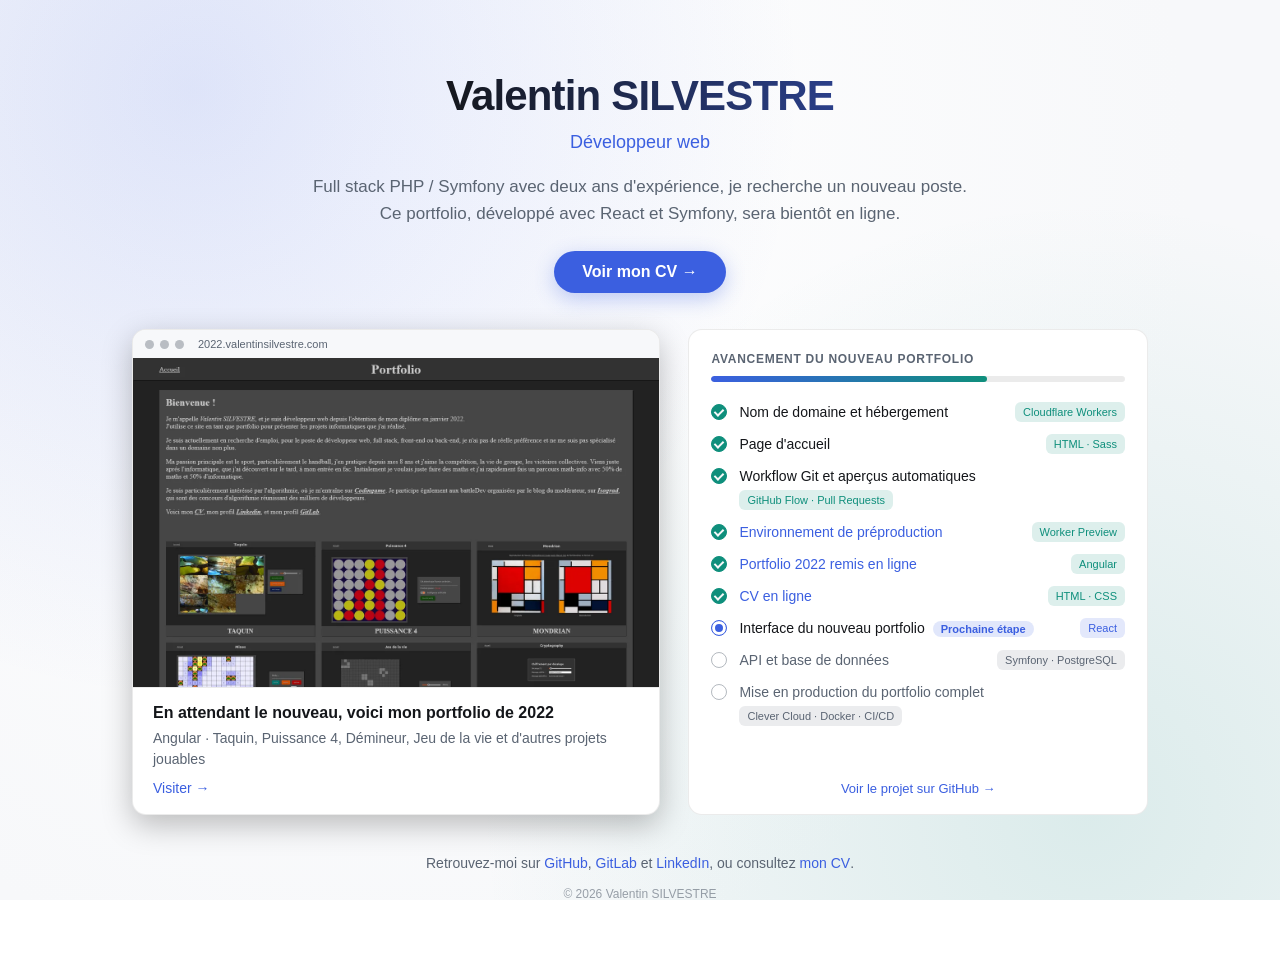
<file: public/index.html>
<!DOCTYPE html>
<html lang="fr">
    <head>
        <meta charset="UTF-8">
        <meta content="width=device-width, initial-scale=1.0" name="viewport">
        <title>Valentin SILVESTRE — Développeur web</title>
        <meta content="Valentin SILVESTRE, développeur web full stack PHP / Symfony. Consultez mon CV, découvrez mon portfolio 2022 et suivez l'avancement de mon nouveau portfolio en React et Symfony."
              name="description">
        <link href="https://valentinsilvestre.com/" rel="canonical">

        <!-- Aperçu lors d'un partage (LinkedIn, Facebook, messageries…) -->
        <meta content="website" property="og:type">
        <meta content="fr_FR" property="og:locale">
        <meta content="Valentin SILVESTRE" property="og:site_name">
        <meta content="https://valentinsilvestre.com/" property="og:url">
        <meta content="Valentin SILVESTRE — Développeur web" property="og:title">
        <meta content="Consultez mon CV, découvrez mon portfolio 2022 et suivez l'avancement de mon nouveau portfolio en React et Symfony."
              property="og:description">
        <meta content="https://valentinsilvestre.com/images/og-image.jpg" property="og:image">
        <meta content="1200" property="og:image:width">
        <meta content="630" property="og:image:height">
        <meta content="Page d'accueil de Valentin SILVESTRE : lien vers le CV, portfolio 2022 et avancement du nouveau portfolio"
              property="og:image:alt">
        <meta content="summary_large_image" name="twitter:card">

        <!-- Couleur de la barre du navigateur sur mobile, selon le thème -->
        <meta content="#0f1115" media="(prefers-color-scheme: dark)" name="theme-color">
        <meta content="#f7f8fa" media="(prefers-color-scheme: light)" name="theme-color">

        <link href="favicon.ico" rel="icon" type="image/x-icon">
        <link href="style.css" rel="stylesheet">

        <!-- Données structurées : présente la personne aux moteurs de recherche (https://schema.org/Person) -->
        <script type="application/ld+json">
            {
                "@context": "https://schema.org",
                "@type": "Person",
                "name": "Valentin SILVESTRE",
                "jobTitle": "Développeur web",
                "url": "https://valentinsilvestre.com/",
                "sameAs": [
                    "https://github.com/ValentinSILVESTRE",
                    "https://gitlab.com/ValentinSILVESTRE",
                    "https://www.linkedin.com/in/valentin-silvestre1/"
                ]
            }
        </script>
    </head>
    <body>
        <div class="card">
            <h1>Valentin SILVESTRE</h1>
            <p class="role">Développeur web</p>
            <p class="subtitle">
                Full stack PHP / Symfony avec deux ans d'expérience, je recherche un nouveau poste.<br>
                Ce portfolio, développé avec React et Symfony, sera bientôt en ligne.
            </p>
            <a class="cta" href="cv/">Voir mon CV →</a>

            <!-- Empilés sur mobile, côte à côte sur grand écran (portfolio 2022 à gauche, avancement à droite) -->
            <div class="panels">
                <a class="showcase" href="https://2022.valentinsilvestre.com">
                    <span class="showcase-frame">
                        <span class="showcase-bar">
                            <span></span><span></span><span></span>
                            <span class="showcase-url">2022.valentinsilvestre.com</span>
                        </span>
                        <img alt="Page d'accueil du portfolio 2022 avec la liste des projets" height="800"
                             src="images/portfolio-2022.webp" width="1280">
                    </span>
                    <span class="showcase-body">
                        <span class="showcase-title">En attendant le nouveau, voici mon portfolio de 2022</span>
                        <span class="showcase-text">
                            Angular · Taquin, Puissance 4, Démineur, Jeu de la vie et d'autres projets jouables
                        </span>
                        <span class="showcase-link">Visiter →</span>
                    </span>
                </a>

                <div class="progress">
                    <p class="progress-title">Avancement du nouveau portfolio</p>
                    <!-- Largeur à mettre à jour selon le nombre d'étapes « done » : 6 sur 9 = 66,7 % -->
                    <div aria-label="Avancement : 6 étapes sur 9" aria-valuemax="9" aria-valuemin="0" aria-valuenow="6"
                         class="progress-bar" role="progressbar">
                        <span style="width: 66.7%"></span>
                    </div>
                    <ul class="progress-list">
                        <li class="done">
                            <span class="step">Nom de domaine et hébergement</span>
                            <span class="tags">Cloudflare Workers</span>
                        </li>
                        <li class="done">
                            <span class="step">Page d'accueil</span>
                            <span class="tags">HTML · Sass</span>
                        </li>
                        <li class="done">
                            <span class="step">Workflow Git et aperçus automatiques</span>
                            <span class="tags">GitHub Flow · Pull Requests</span>
                        </li>
                        <li class="done">
                            <a class="step" href="https://develop-portfolio.valentin-silvestre.workers.dev/"
                               rel="noopener" target="_blank">Environnement de préproduction</a>
                            <span class="tags">Worker Preview</span>
                        </li>
                        <li class="done">
                            <a class="step" href="https://2022.valentinsilvestre.com">Portfolio 2022 remis en ligne</a>
                            <span class="tags">Angular</span>
                        </li>
                        <li class="done">
                            <a class="step" href="cv/">CV en ligne</a>
                            <span class="tags">HTML · CSS</span>
                        </li>
                        <li class="next">
                            <span class="step">Interface du nouveau portfolio</span>
                            <span class="tags">React</span>
                        </li>
                        <li>
                            <span class="step">API et base de données</span>
                            <span class="tags">Symfony · PostgreSQL</span>
                        </li>
                        <li>
                            <span class="step">Mise en production du portfolio complet</span>
                            <span class="tags">Clever Cloud · Docker · CI/CD</span>
                        </li>
                    </ul>
                    <p class="repo-link">
                        <a href="https://github.com/ValentinSILVESTRE/Portfolio" rel="noopener" target="_blank">Voir le
                            projet sur GitHub →</a>
                    </p>
                </div>
            </div>

            <p class="contact">
                Retrouvez-moi sur
                <a href="https://github.com/ValentinSILVESTRE/" rel="noopener" target="_blank">GitHub</a>,
                <a href="https://gitlab.com/ValentinSILVESTRE" rel="noopener" target="_blank">GitLab</a>
                et
                <a href="https://www.linkedin.com/in/valentin-silvestre1/" rel="noopener" target="_blank">LinkedIn</a>,
                ou consultez <a href="cv/">mon CV</a>.
            </p>

            <footer>© 2026 Valentin SILVESTRE</footer>
        </div>
    </body>
</html>
</file>
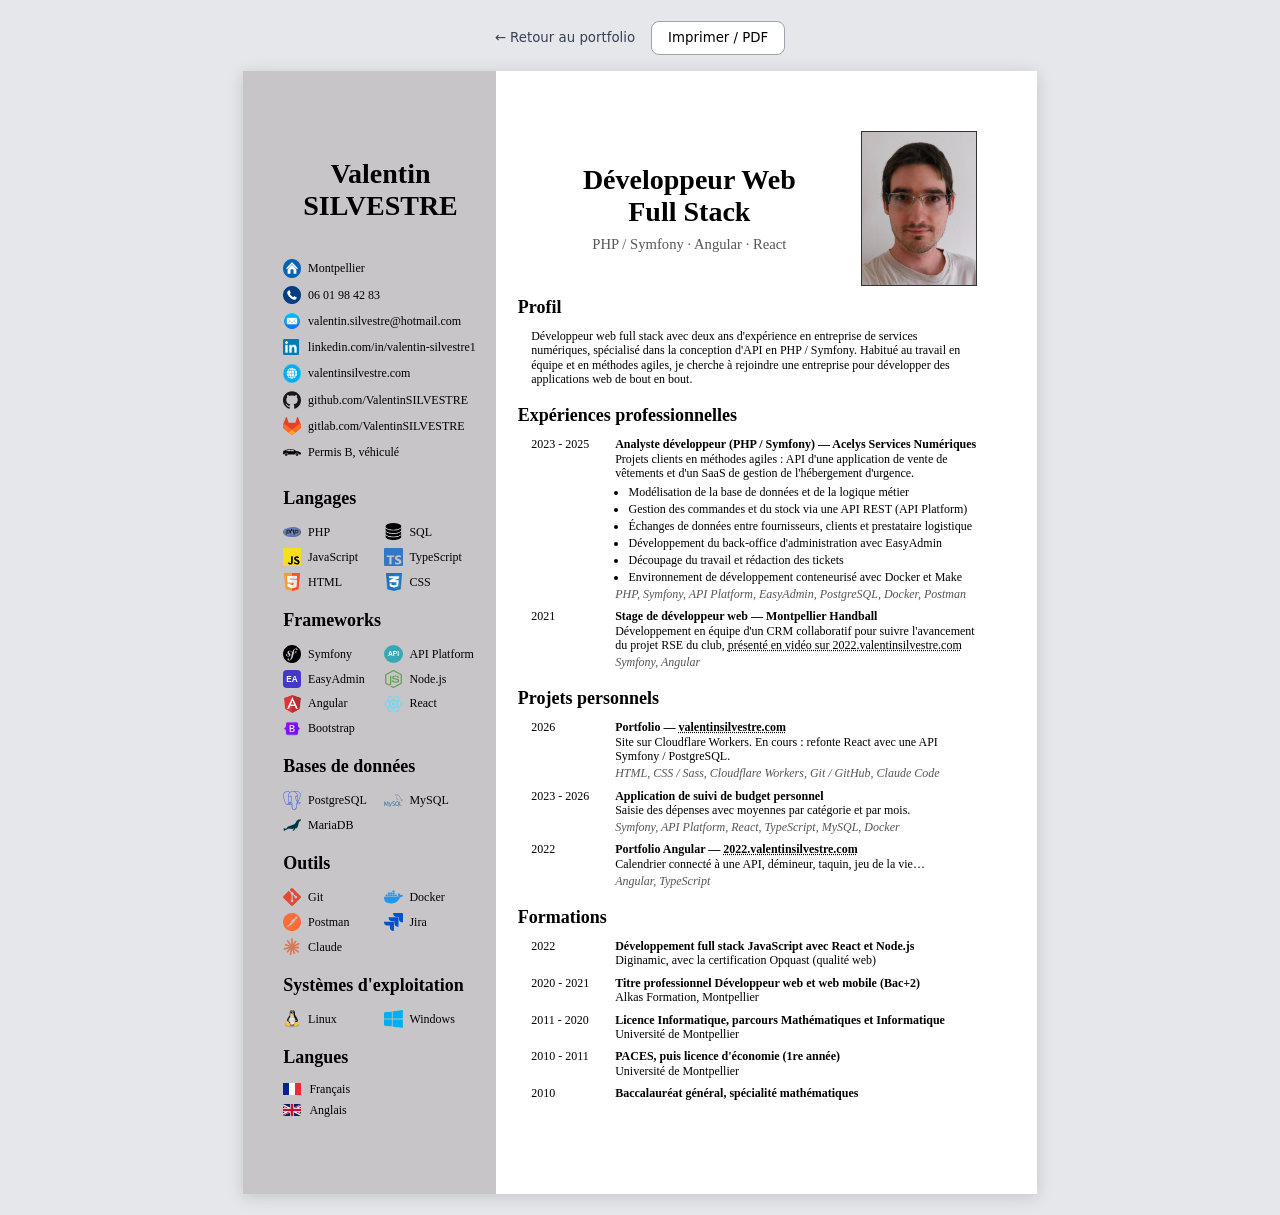
<file: public/cv/index.html>
<!DOCTYPE html>
<html lang="fr">
<head>
    <meta charset="UTF-8">
    <meta name="viewport" content="width=device-width, initial-scale=1">
    <meta name="author" content="Valentin SILVESTRE">
    <title>CV Valentin SILVESTRE — Développeur web full stack PHP / Symfony</title>
    <meta name="description"
          content="CV de Valentin SILVESTRE, développeur web full stack PHP / Symfony avec deux ans d'expérience en ESN : API Platform, Angular, React, PostgreSQL, Docker.">
    <link rel="canonical" href="https://valentinsilvestre.com/cv/">
    <link rel="icon" href="../favicon.ico" type="image/x-icon">
    <link rel="stylesheet" href="style.css">
    <script src="script.js" defer></script>
</head>
<body>
<div class="toolbar">
    <a class="toolbar__back" href="../">← Retour au portfolio</a>
    <button class="toolbar__print" type="button" data-print>Imprimer / PDF</button>
    <p class="toolbar__warning" data-overflow-warning hidden>
        Le contenu dépasse la page A4 : il sera coupé à l'impression.
    </p>
</div>

<article class="page">
    <aside class="sidebar">
        <header class="sidebar__header">
            <h1 class="name">Valentin<br>SILVESTRE</h1>
        </header>

        <ul class="contact">
            <li class="item">
                <img class="item__icon" src="images/home.png" alt="">
                <span>Montpellier</span>
            </li>
            <li class="item">
                <img class="item__icon" src="images/phone.png" alt="">
                <a href="tel:+33601984283">06 01 98 42 83</a>
            </li>
            <li class="item">
                <img class="item__icon" src="images/mail.png" alt="">
                <a href="mailto:valentin.silvestre@hotmail.com">valentin.silvestre@hotmail.com</a>
            </li>
            <li class="item">
                <img class="item__icon" src="images/linkedin.png" alt="">
                <a target="_blank" rel="noopener" href="https://www.linkedin.com/in/valentin-silvestre1/">linkedin.com/in/<wbr>valentin-silvestre1</a>
            </li>
            <li class="item">
                <img class="item__icon" src="images/portfolio.png" alt="">
                <a target="_blank" rel="noopener" href="https://valentinsilvestre.com">valentinsilvestre.com</a>
            </li>
            <li class="item">
                <img class="item__icon" src="images/github.svg" alt="">
                <a target="_blank" rel="noopener" href="https://github.com/ValentinSILVESTRE">github.com/<wbr>ValentinSILVESTRE</a>
            </li>
            <li class="item">
                <img class="item__icon" src="images/gitlab.svg" alt="">
                <a target="_blank" rel="noopener" href="https://gitlab.com/ValentinSILVESTRE">gitlab.com/<wbr>ValentinSILVESTRE</a>
            </li>
            <li class="item">
                <img class="item__icon" src="images/car.png" alt="">
                <span>Permis B, véhiculé</span>
            </li>
        </ul>

        <section class="skills">
            <h2 class="title">Langages</h2>
            <ul class="skills__grid">
                <li class="item"><img class="item__icon" src="images/php.png" alt="">PHP</li>
                <li class="item"><img class="item__icon" src="images/sql.png" alt="">SQL</li>
                <li class="item"><img class="item__icon" src="images/javascript.svg" alt="">JavaScript</li>
                <li class="item"><img class="item__icon" src="images/typescript.svg" alt="">TypeScript</li>
                <li class="item"><img class="item__icon" src="images/html.svg" alt="">HTML</li>
                <li class="item"><img class="item__icon" src="images/css.png" alt="">CSS</li>
            </ul>
        </section>

        <section class="skills">
            <h2 class="title">Frameworks</h2>
            <ul class="skills__grid">
                <li class="item"><img class="item__icon" src="images/symfony.png" alt="">Symfony</li>
                <li class="item"><img class="item__icon" src="images/api-platform.svg" alt="">API Platform</li>
                <li class="item"><img class="item__icon" src="images/easyadmin.svg" alt="">EasyAdmin</li>
                <li class="item"><img class="item__icon" src="images/nodejs.svg" alt="">Node.js</li>
                <li class="item"><img class="item__icon" src="images/angular.png" alt="">Angular</li>
                <li class="item"><img class="item__icon" src="images/react.svg" alt="">React</li>
                <li class="item"><img class="item__icon" src="images/bootstrap.png" alt="">Bootstrap</li>
            </ul>
        </section>

        <section class="skills">
            <h2 class="title">Bases de données</h2>
            <ul class="skills__grid">
                <li class="item"><img class="item__icon" src="images/postgresql.svg" alt="">PostgreSQL</li>
                <li class="item"><img class="item__icon" src="images/mysql.svg" alt="">MySQL</li>
                <li class="item"><img class="item__icon" src="images/mariadb.svg" alt="">MariaDB</li>
            </ul>
        </section>

        <section class="skills">
            <h2 class="title">Outils</h2>
            <ul class="skills__grid">
                <li class="item"><img class="item__icon" src="images/git.png" alt="">Git</li>
                <li class="item"><img class="item__icon" src="images/docker.svg" alt="">Docker</li>
                <li class="item"><img class="item__icon" src="images/postman.svg" alt="">Postman</li>
                <li class="item"><img class="item__icon" src="images/jira.svg" alt="">Jira</li>
                <li class="item"><img class="item__icon" src="images/claude.svg" alt="">Claude</li>
            </ul>
        </section>

        <section class="skills">
            <h2 class="title">Systèmes d'exploitation</h2>
            <ul class="skills__grid">
                <li class="item"><img class="item__icon" src="images/linux.svg" alt="">Linux</li>
                <li class="item"><img class="item__icon" src="images/windows.png" alt="">Windows</li>
            </ul>
        </section>

        <section class="skills">
            <h2 class="title">Langues</h2>
            <ul class="languages">
                <li class="item"><img class="flag" src="images/flag-fr.svg" alt="">Français</li>
                <li class="item"><img class="flag" src="images/flag-en.webp" alt="">Anglais</li>
            </ul>
        </section>
    </aside>

    <main class="content">
        <header class="content__header">
            <div class="job">
                <p class="job__title">Développeur Web<br>Full Stack</p>
                <p class="job__stack">PHP / Symfony · Angular · React</p>
            </div>
            <img class="photo" src="images/photo.jpg" alt="Photo de Valentin SILVESTRE">
        </header>

        <section class="profile">
            <h2 class="title">Profil</h2>
            <p>
                Développeur web full stack avec deux ans d'expérience en entreprise de services numériques, spécialisé
                dans la conception d'API en PHP / Symfony. Habitué au travail en équipe et en méthodes agiles, je
                cherche à rejoindre une entreprise pour développer des applications web de bout en bout.
            </p>
        </section>

        <section class="timeline">
            <h2 class="title">Expériences professionnelles</h2>
            <ul>
                <li class="entry">
                    <span class="entry__date">2023 - 2025</span>
                    <div>
                        <p class="entry__role">Analyste développeur (PHP / Symfony) — Acelys Services Numériques</p>
                        <p>
                            Projets clients en méthodes agiles : API d'une application de vente de vêtements
                            et d'un SaaS de gestion de l'hébergement d'urgence.
                        </p>
                        <ul class="tasks">
                            <li>Modélisation de la base de données et de la logique métier</li>
                            <li>Gestion des commandes et du stock via une API REST (API Platform)</li>
                            <li>Échanges de données entre fournisseurs, clients et prestataire logistique</li>
                            <li>Développement du back-office d'administration avec EasyAdmin</li>
                            <li>Découpage du travail et rédaction des tickets</li>
                            <li>Environnement de développement conteneurisé avec Docker et Make</li>
                        </ul>
                        <p class="tech">PHP, Symfony, API Platform, EasyAdmin, PostgreSQL, Docker, Postman</p>
                    </div>
                </li>
                <li class="entry">
                    <span class="entry__date">2021</span>
                    <div>
                        <p class="entry__role">Stage de développeur web — Montpellier Handball</p>
                        <p>
                            Développement en équipe d'un CRM collaboratif pour suivre l'avancement du projet RSE du
                            club, <a class="entry__link" target="_blank" rel="noopener" href="https://2022.valentinsilvestre.com">présenté en vidéo
                            sur 2022.valentinsilvestre.com</a>
                        </p>
                        <p class="tech">Symfony, Angular</p>
                    </div>
                </li>
            </ul>
        </section>

        <section class="timeline">
            <h2 class="title">Projets personnels</h2>
            <ul>
                <li class="entry">
                    <span class="entry__date">2026</span>
                    <div>
                        <p class="entry__role">
                            Portfolio —
                            <a class="entry__link" target="_blank" rel="noopener" href="https://valentinsilvestre.com">valentinsilvestre.com</a>
                        </p>
                        <p>
                            Site sur Cloudflare Workers. En cours : refonte
                            React avec une API Symfony / PostgreSQL.
                        </p>
                        <p class="tech">HTML, CSS / Sass, Cloudflare Workers, Git / GitHub, Claude Code</p>
                    </div>
                </li>
                <li class="entry">
                    <span class="entry__date">2023 - 2026</span>
                    <div>
                        <p class="entry__role">Application de suivi de budget personnel</p>
                        <p>
                            Saisie des dépenses avec moyennes par catégorie et par mois.
                        </p>
                        <p class="tech">Symfony, API Platform, React, TypeScript, MySQL, Docker</p>
                    </div>
                </li>
                <li class="entry">
                    <span class="entry__date">2022</span>
                    <div>
                        <p class="entry__role">
                            Portfolio Angular —
                            <a class="entry__link" target="_blank" rel="noopener" href="https://2022.valentinsilvestre.com">2022.valentinsilvestre.com</a>
                        </p>
                        <p>
                            Calendrier connecté à une API, démineur, taquin, jeu de la vie…
                        </p>
                        <p class="tech">Angular, TypeScript</p>
                    </div>
                </li>
            </ul>
        </section>

        <section class="timeline">
            <h2 class="title">Formations</h2>
            <ul>
                <li class="entry">
                    <span class="entry__date">2022</span>
                    <div>
                        <p class="entry__role">Développement full stack JavaScript avec React et Node.js</p>
                        <p>Diginamic, avec la certification Opquast (qualité web)</p>
                    </div>
                </li>
                <li class="entry">
                    <span class="entry__date">2020 - 2021</span>
                    <div>
                        <p class="entry__role">Titre professionnel Développeur web et web mobile (Bac+2)</p>
                        <p>Alkas Formation, Montpellier</p>
                    </div>
                </li>
                <li class="entry">
                    <span class="entry__date">2011 - 2020</span>
                    <div>
                        <p class="entry__role">Licence Informatique, parcours Mathématiques et Informatique</p>
                        <p>Université de Montpellier</p>
                    </div>
                </li>
                <li class="entry">
                    <span class="entry__date">2010 - 2011</span>
                    <div>
                        <p class="entry__role">PACES, puis licence d'économie (1re année)</p>
                        <p>Université de Montpellier</p>
                    </div>
                </li>
                <li class="entry">
                    <span class="entry__date">2010</span>
                    <div>
                        <p class="entry__role">Baccalauréat général, spécialité mathématiques</p>
                    </div>
                </li>
            </ul>
        </section>
    </main>
</article>
</body>
</html>
</file>
<file: public/style.css>
@charset "UTF-8";
:root {
  --bg: #f7f8fa;
  --bg-alt: #ffffff;
  --text: #14161a;
  --text-dim: #5a6472;
  --accent: #3b5fe0;
  --accent-2: #0f8f7c;
  --border: rgba(0, 0, 0, 0.08);
}

@media (prefers-color-scheme: dark) {
  :root:not([data-theme=light]) {
    --bg: #0f1115;
    --bg-alt: #15181f;
    --text: #f2f3f5;
    --text-dim: #9aa0ab;
    --accent: #6c8cff;
    --accent-2: #3ec9b0;
    --border: rgba(255, 255, 255, 0.08);
  }
}
:root[data-theme=dark] {
  --bg: #0f1115;
  --bg-alt: #15181f;
  --text: #f2f3f5;
  --text-dim: #9aa0ab;
  --accent: #6c8cff;
  --accent-2: #3ec9b0;
  --border: rgba(255, 255, 255, 0.08);
}

* {
  box-sizing: border-box;
}

body {
  display: flex;
  align-items: center;
  justify-content: center;
  min-height: 100vh;
  margin: 0;
  padding: 24px;
}
@media (max-width: 600px) {
  body {
    padding: 16px;
  }
}
body {
  background: radial-gradient(circle at 15% 10%, color-mix(in srgb, var(--accent) 16%, transparent), transparent 45%), radial-gradient(circle at 85% 90%, color-mix(in srgb, var(--accent-2) 12%, transparent), transparent 45%), radial-gradient(circle at 30% 20%, var(--bg-alt), var(--bg) 70%);
  background-attachment: fixed;
  color: var(--text);
  font-family: -apple-system, BlinkMacSystemFont, "Segoe UI", Roboto, Helvetica, Arial, sans-serif, "Apple Color Emoji", "Segoe UI Emoji";
}

h1 {
  margin: 0 0 12px;
  background: linear-gradient(90deg, var(--text) 30%, var(--accent));
  -webkit-background-clip: text;
  background-clip: text;
  color: transparent;
  font-size: clamp(28px, 5vw, 42px);
  font-weight: 700;
  letter-spacing: -0.02em;
}

.role {
  margin: 0 0 20px;
  color: var(--accent);
  font-size: 18px;
  font-weight: 500;
}

.subtitle {
  margin: 0 0 24px;
  color: var(--text-dim);
  font-size: 17px;
  line-height: 1.6;
}

.cta {
  display: inline-block;
  margin: 0 0 36px;
  padding: 12px 28px;
  border-radius: 999px;
  background: var(--accent);
  color: var(--bg-alt);
  font-size: 16px;
  font-weight: 600;
  text-decoration: none;
  box-shadow: 0 6px 20px color-mix(in srgb, var(--accent) 30%, transparent);
  transition: transform 0.15s ease, box-shadow 0.15s ease;
}
.cta:hover {
  box-shadow: 0 8px 24px color-mix(in srgb, var(--accent) 40%, transparent);
  transform: translateY(-1px);
}
.cta:focus-visible {
  outline: 2px solid var(--accent);
  outline-offset: 3px;
}

.card {
  width: 100%;
  max-width: 560px;
  padding: 48px 32px;
  text-align: center;
}
@media (max-width: 600px) {
  .card {
    padding: 32px 0;
  }
}
@media (min-width: 960px) {
  .card {
    max-width: 1080px;
  }
}

.panels {
  display: grid;
  grid-template-columns: minmax(0, 1fr);
  gap: 32px;
  align-items: start;
}
@media (min-width: 960px) {
  .panels {
    grid-template-columns: minmax(0, 1.15fr) minmax(0, 1fr);
    gap: 28px;
    align-items: stretch;
  }
}

.showcase {
  border: 1px solid var(--border);
  border-radius: 14px;
  background: var(--bg-alt);
  display: block;
  overflow: hidden;
  color: inherit;
  text-align: left;
  text-decoration: none;
  box-shadow: 0 10px 30px rgba(0, 0, 0, 0.25);
  transition: transform 0.2s, border-color 0.2s, box-shadow 0.2s;
}
.showcase:hover, .showcase:focus-visible {
  border-color: var(--accent);
  box-shadow: 0 14px 36px rgba(0, 0, 0, 0.35);
  transform: translateY(-3px);
}
.showcase:hover .showcase-link, .showcase:focus-visible .showcase-link {
  text-decoration: underline;
}

.showcase-frame {
  display: block;
  border-bottom: 1px solid var(--border);
}
.showcase-frame img {
  display: block;
  width: 100%;
  height: auto;
}

.showcase-bar {
  display: flex;
  align-items: center;
  gap: 6px;
  padding: 8px 12px;
  background: var(--bg);
}
.showcase-bar > span:not(.showcase-url) {
  width: 9px;
  height: 9px;
  border-radius: 50%;
  background: var(--text-dim);
  opacity: 0.4;
}

.showcase-url {
  margin-left: 8px;
  color: var(--text-dim);
  font-size: 11px;
}

.showcase-body {
  display: flex;
  flex-direction: column;
  gap: 6px;
  padding: 16px 20px 18px;
}

.showcase-title {
  font-size: 16px;
  font-weight: 600;
}

.showcase-text {
  color: var(--text-dim);
  font-size: 14px;
  line-height: 1.5;
}

.showcase-link {
  margin-top: 4px;
  color: var(--accent);
  font-size: 14px;
  font-weight: 500;
}

.progress {
  border: 1px solid var(--border);
  border-radius: 14px;
  background: var(--bg-alt);
  padding: 22px 22px 18px;
  text-align: left;
}
@media (min-width: 960px) {
  .progress {
    display: flex;
    flex-direction: column;
  }
}

.progress-title {
  margin: 0 0 10px;
  color: var(--text-dim);
  font-size: 12px;
  font-weight: 600;
  letter-spacing: 0.06em;
  text-transform: uppercase;
}

.progress-bar {
  overflow: hidden;
  height: 6px;
  margin-bottom: 20px;
  border-radius: 999px;
  background: var(--border);
}
.progress-bar span {
  display: block;
  height: 100%;
  border-radius: inherit;
  background: linear-gradient(90deg, var(--accent), var(--accent-2));
}

.progress-list {
  display: flex;
  flex-direction: column;
  gap: 12px;
  margin: 0;
  padding: 0;
  list-style: none;
}
.progress-list li {
  position: relative;
  display: flex;
  flex-wrap: wrap;
  align-items: center;
  justify-content: space-between;
  gap: 4px 12px;
  padding-left: 28px;
  color: var(--text-dim);
  font-size: 14px;
  line-height: 20px;
}
.progress-list a.step {
  color: var(--accent);
  font-weight: 500;
  text-decoration: none;
}
.progress-list a.step:hover {
  text-decoration: underline;
}

.progress-list li::before {
  content: "";
  position: absolute;
  top: 2px;
  left: 0;
  box-sizing: border-box;
  width: 16px;
  height: 16px;
  border: 1.5px solid var(--text-dim);
  border-radius: 50%;
  opacity: 0.45;
}
.progress-list li.done {
  color: var(--text);
}
.progress-list li.done::before {
  border-color: var(--accent-2);
  background: var(--accent-2);
  opacity: 1;
}
.progress-list li.done::after {
  content: "";
  position: absolute;
  top: 5px;
  left: 5px;
  box-sizing: border-box;
  width: 6px;
  height: 9px;
  border: solid var(--bg);
  border-width: 0 2px 2px 0;
  transform: rotate(45deg);
}
.progress-list li.next {
  color: var(--text);
}
.progress-list li.next::before {
  border-color: var(--accent);
  box-shadow: inset 0 0 0 3px var(--bg-alt), inset 0 0 0 8px var(--accent);
  opacity: 1;
}
.progress-list li.next .step::after {
  content: "Prochaine étape";
  margin-left: 8px;
  padding: 2px 8px;
  border-radius: 999px;
  background: color-mix(in srgb, var(--accent) 15%, transparent);
  color: var(--accent);
  font-size: 11px;
  font-weight: 600;
  line-height: 16px;
}

.tags {
  padding: 2px 8px;
  border-radius: 6px;
  background: color-mix(in srgb, var(--text-dim) 12%, transparent);
  color: var(--text-dim);
  font-size: 11px;
  font-weight: 500;
  line-height: 16px;
}
.done > .tags {
  background: color-mix(in srgb, var(--accent-2) 14%, transparent);
  color: var(--accent-2);
}
.next > .tags {
  background: color-mix(in srgb, var(--accent) 14%, transparent);
  color: var(--accent);
}

.repo-link {
  margin: 18px 0 0;
  font-size: 13px;
  text-align: center;
}
.repo-link a {
  color: var(--accent);
  font-weight: 500;
  text-decoration: none;
}
.repo-link a:hover {
  text-decoration: underline;
}
@media (min-width: 960px) {
  .repo-link {
    margin-top: auto;
    padding-top: 18px;
  }
}

.contact {
  margin: 40px 0 0;
  color: var(--text-dim);
  font-size: 14px;
}
.contact a {
  color: var(--accent);
  font-weight: 500;
  text-decoration: none;
}
.contact a:hover {
  text-decoration: underline;
}

footer {
  margin-top: 16px;
  color: var(--text-dim);
  font-size: 12px;
  opacity: 0.6;
}
</file>
<file: public/cv/style.css>
/* =============================================================================
   CV — Valentin SILVESTRE

   La page est une feuille A4 de taille fixe : à l'écran elle est centrée sur un fond gris, à l'impression elle
   occupe exactement une page (marges gérées par la feuille elle-même, pas par l'imprimante). Les dimensions
   sont en points (pt), l'unité de l'impression : 1pt = 1/72 de pouce.

   Sommaire
     1. Réglages          format de la page, couleurs, tailles (variables CSS)
     2. Base              box-sizing, typographie, liens
     3. Barre d'outils    bouton d'impression et alerte de dépassement (écran uniquement)
     4. Feuille           format A4 et grille des deux colonnes
     5. Éléments communs  titres de section et lignes icône + texte
     6. Colonne gauche    nom, coordonnées, compétences, langues
     7. Colonne droite    intitulé, photo, expériences, diplômes et formations
     8. Impression        réglages propres à l'impression

   Ordre des propriétés dans chaque règle :
     position → affichage → dimensions → espacements → bordure → fond → texte → effets
   ============================================================================= */


/* -----------------------------------------------------------------------------
   1. Réglages
   ----------------------------------------------------------------------------- */

:root {
  --page-width: 210mm;
  --page-height: 297mm;
  --page-padding: 45pt;

  --sidebar-width: 190pt;
  --column-gap: 16pt;
  --photo-width: 87pt;
  --photo-height: 116pt;

  --color-text: #000;
  --color-text-dim: #555;
  --color-sidebar-bg: rgb(199, 197, 200);
  --color-screen-bg: #e5e7eb;
  --color-warning: #b42318;

  --font-family: "Times New Roman", Times, serif;
  --font-size-base: 9pt;
  --font-size-title: 13.5pt;
  --font-size-heading: 21pt;
  --icon-size: 13.7pt;
}


/* -----------------------------------------------------------------------------
   2. Base
   ----------------------------------------------------------------------------- */

*,
::before,
::after {
  box-sizing: border-box;
  margin: 0;
  padding: 0;
}

body {
  padding: 16pt 0;
  background: var(--color-screen-bg);
  color: var(--color-text);
  font-family: var(--font-family);
  font-size: var(--font-size-base);
  line-height: 1.2;
}

ul {
  list-style: none;
}

a {
  color: inherit;
  text-decoration: none;
}


/* -----------------------------------------------------------------------------
   3. Barre d'outils
   ----------------------------------------------------------------------------- */

.toolbar {
  display: flex;
  align-items: center;
  justify-content: center;
  gap: 12pt;
  margin-bottom: 12pt;
  font-family: system-ui, sans-serif;
}

/* Retour à l'accueil, discret pour laisser l'impression comme action principale. */
.toolbar__back {
  color: #374151;
  font-size: 10pt;
}

.toolbar__back:hover {
  text-decoration: underline;
}

.toolbar__print {
  padding: 6pt 12pt;
  border: 1px solid #9ca3af;
  border-radius: 6pt;
  background: #fff;
  font: inherit;
  font-size: 10pt;
  cursor: pointer;
}

.toolbar__print:hover {
  background: #f3f4f6;
}

.toolbar__warning {
  color: var(--color-warning);
  font-size: 10pt;
  font-weight: 600;
}


/* -----------------------------------------------------------------------------
   4. Feuille
   ----------------------------------------------------------------------------- */

/* Dimensions fixes : si le contenu dépasse, il est masqué (et signalé par script.js) plutôt que de créer
   une deuxième page à l'impression. Pas de marge intérieure ici : le fond gris de la colonne gauche va jusqu'au
   bord de la feuille, les marges sont portées par chaque colonne. */
.page {
  display: grid;
  grid-template-columns: var(--sidebar-width) 1fr;
  width: var(--page-width);
  height: var(--page-height);
  margin: 0 auto;
  overflow: hidden;
  background: #fff;
  box-shadow: 0 2pt 12pt rgba(0, 0, 0, 0.15);
}

.page.is-overflowing {
  outline: 2pt solid var(--color-warning);
}


/* -----------------------------------------------------------------------------
   5. Éléments communs
   ----------------------------------------------------------------------------- */

.title {
  margin-bottom: 10pt;
  font-size: var(--font-size-title);
  font-weight: bold;
}

/* Ligne icône + texte (coordonnées et compétences). */
.item {
  display: flex;
  align-items: center;
  gap: 8pt;
  margin-bottom: 5pt;
  overflow-wrap: anywhere;
}

.item__icon {
  flex-shrink: 0;
  width: var(--icon-size);
  height: var(--icon-size);
  object-fit: contain;
}


/* -----------------------------------------------------------------------------
   6. Colonne gauche
   ----------------------------------------------------------------------------- */

/* Fond gris sur toute la hauteur ; print-color-adjust force son impression (les navigateurs omettent les
   arrière-plans par défaut pour économiser l'encre). */
.sidebar {
  display: flex;
  flex-direction: column;
  padding: var(--page-padding) 14pt var(--page-padding) 30pt;
  background: var(--color-sidebar-bg);
  print-color-adjust: exact;
}

.sidebar__header {
  display: flex;
  align-items: center;
  justify-content: center;
  height: 88pt;
}

.name {
  font-size: var(--font-size-heading);
  line-height: 1.15;
  text-align: center;
}

.contact {
  margin: 8pt 0 14pt;
}

.contact .item {
  gap: 5pt;
  margin-bottom: 6pt;
}

.skills {
  margin-bottom: 9pt;
}

.skills:last-child {
  margin-bottom: 0;
}

/* Compétences sur deux colonnes pour garder de la place dans la colonne gauche. */
.skills__grid {
  display: grid;
  grid-template-columns: 1fr 1fr;
  column-gap: 6pt;
}

.skills__grid .item {
  gap: 5pt;
}

.languages .item {
  gap: 6pt;
}

.flag {
  flex-shrink: 0;
  width: var(--icon-size);
  height: 9pt;
  object-fit: cover;
}


/* -----------------------------------------------------------------------------
   7. Colonne droite
   ----------------------------------------------------------------------------- */

.content {
  padding: var(--page-padding) var(--page-padding) var(--page-padding) var(--column-gap);
}

.content .title {
  margin-bottom: 8pt;
}

.content__header {
  display: flex;
  align-items: center;
  height: var(--photo-height);
  margin-bottom: 8pt;
}

.job {
  flex: 1;
  text-align: center;
}

.job__title {
  font-size: var(--font-size-heading);
  font-weight: bold;
  line-height: 1.15;
}

.job__stack {
  margin-top: 6pt;
  color: var(--color-text-dim);
  font-size: 11pt;
}

.photo {
  width: var(--photo-width);
  height: var(--photo-height);
  border: 0.75pt solid #333;
  object-fit: cover;
}

.profile,
.timeline {
  margin-bottom: 14pt;
}

/* La dernière section n'a pas de marge : celle de la page suffit, et elle ferait déborder la feuille. */
.timeline:last-child {
  margin-bottom: 0;
}

.profile p {
  padding-left: 10pt;
}

.timeline ul {
  padding-left: 10pt;
}

/* Date à gauche, intitulé à droite ; l'intitulé peut tenir sur plusieurs lignes. */
.entry {
  display: grid;
  grid-template-columns: 63pt 1fr;
  margin-bottom: 6pt;
}

.entry__role {
  font-weight: bold;
}

/* Missions d'une expérience : liste à puces, technologies en italique en dessous. */
.tasks {
  margin-top: 3pt;
  padding-left: 10pt;
  list-style: disc;
}

.tasks li {
  margin-bottom: 2pt;
}

.tech {
  display: block;
  margin-top: 2pt;
  color: var(--color-text-dim);
  font-style: italic;
}

/* Lien dans le texte : souligné en pointillés pour rester discret à l'impression. */
.entry__link {
  text-decoration: underline dotted;
}


/* -----------------------------------------------------------------------------
   8. Impression
   ----------------------------------------------------------------------------- */

/* Feuille A4 sans marge d'imprimante : les marges sont celles de .page. Penser à décocher « En-têtes et pieds de
   page » dans la boîte de dialogue du navigateur. */
@page {
  size: A4;
  margin: 0;
}

@media print {
  body {
    padding: 0;
    background: none;
  }

  .toolbar {
    display: none;
  }

  /* 1px de marge de sécurité : un arrondi du navigateur sur 297mm peut sinon créer une deuxième page blanche. */
  .page {
    height: calc(var(--page-height) - 1px);
    margin: 0;
    box-shadow: none;
    outline: none;
  }
}
</file>
